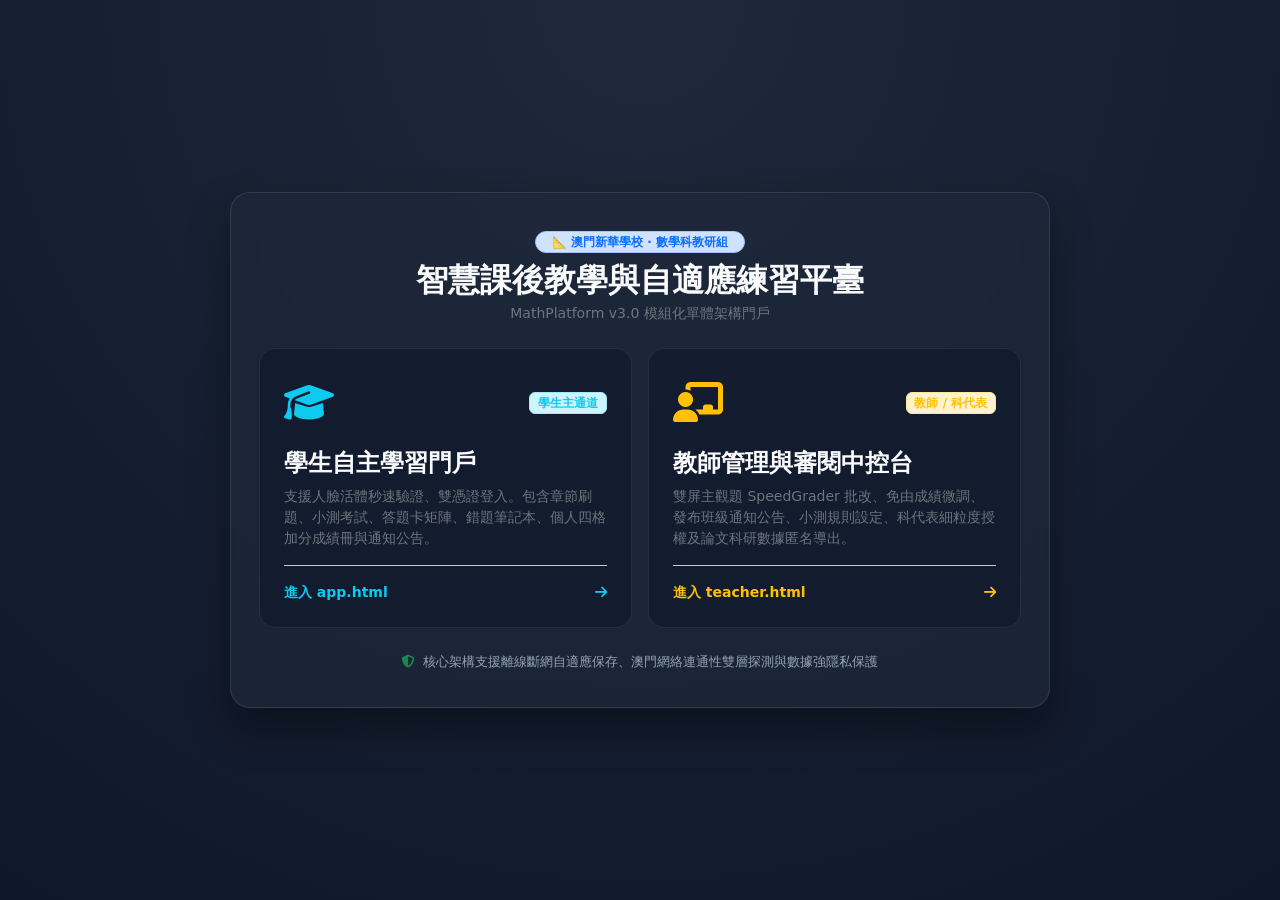
<file: index.html>
<!DOCTYPE html>
<html lang="zh-Hant">
<head>
  <meta charset="UTF-8" />
  <meta name="viewport" content="width=device-width, initial-scale=1.0" />
  <title>智慧高中數學課後教學與評測平臺</title>
  <link href="https://cdn.jsdelivr.net/npm/bootstrap@5.3.2/dist/css/bootstrap.min.css" rel="stylesheet" />
  <link rel="stylesheet" href="https://cdnjs.cloudflare.com/ajax/libs/font-awesome/6.4.0/css/all.min.css" />
  <style>
    :root {
      --bg-dark: #0f172a;
      --card-bg: #1e293b;
      --primary: #38bdf8;
      --accent: #818cf8;
    }
    body {
      background: radial-gradient(circle at top, #1e293b 0%, #0f172a 100%);
      min-height: 100vh;
      color: #f8fafc;
      font-family: system-ui, -apple-system, "Segoe UI", Roboto, sans-serif;
      display: flex;
      flex-direction: column;
      justify-content: center;
      align-items: center;
      padding: 24px 16px;
      margin: 0;
    }
    .portal-box {
      max-width: 820px;
      width: 100%;
      background: rgba(30, 41, 59, 0.7);
      backdrop-filter: blur(12px);
      border: 1px solid rgba(255, 255, 255, 0.1);
      border-radius: 20px;
      padding: 36px 28px;
      box-shadow: 0 20px 40px rgba(0, 0, 0, 0.4);
    }
    .role-card {
      background: rgba(15, 23, 42, 0.6);
      border: 1px solid rgba(255, 255, 255, 0.08);
      border-radius: 16px;
      padding: 24px;
      transition: all 0.2s cubic-bezier(0.4, 0, 0.2, 1);
      cursor: pointer;
      text-decoration: none;
      color: inherit;
      display: flex;
      flex-direction: column;
      justify-content: space-between;
      height: 100%;
    }
    .role-card:hover {
      transform: translateY(-4px);
      border-color: var(--primary);
      box-shadow: 0 12px 24px rgba(56, 189, 248, 0.15);
      color: #fff;
    }
    .badge-session {
      font-size: 12px;
      padding: 4px 10px;
      border-radius: 999px;
      background: rgba(34, 197, 94, 0.15);
      color: #4ade80;
      border: 1px solid rgba(34, 197, 94, 0.3);
    }
    .footer-note {
      font-size: 13px;
      color: #94a3b8;
      text-align: center;
      margin-top: 24px;
    }
  </style>
</head>
<body>

  <div class="portal-box">
    <div class="text-center mb-4">
      <div class="badge bg-primary-subtle text-primary border border-primary-subtle px-3 py-1 mb-2 rounded-pill">
        📐 澳門新華學校 · 數學科教研組
      </div>
      <h2 class="fw-bold mb-1">智慧課後教學與自適應練習平臺</h2>
      <p class="text-secondary small mb-0">MathPlatform v3.0 模組化單體架構門戶</p>
    </div>

    <!-- Active Session Auto-Redirect Bar -->
    <div id="sessionBanner" class="alert alert-dark d-none border-secondary d-flex justify-content-between align-items-center mb-4 py-2 px-3">
      <div class="small">
        <i class="fa-solid fa-circle-check text-success me-2"></i>
        偵測到有效登入會話：<strong id="sessionUserName"></strong>（<span id="sessionUserRole"></span>）
      </div>
      <a id="btnQuickResume" href="#" class="btn btn-sm btn-primary fw-bold px-3">立即進入工作台 →</a>
    </div>

    <!-- Role Portals Grid -->
    <div class="row g-3">
      <!-- 1. Student Portal -->
      <div class="col-md-6">
        <a href="app.html" class="role-card">
          <div>
            <div class="d-flex justify-content-between align-items-center mb-3">
              <span class="fs-1 text-info"><i class="fa-solid fa-graduation-cap"></i></span>
              <span class="badge bg-info-subtle text-info border border-info-subtle">學生主通道</span>
            </div>
            <h4 class="fw-bold mb-2">學生自主學習門戶</h4>
            <p class="text-secondary small mb-3">
              支援人臉活體秒速驗證、雙憑證登入。包含章節刷題、小測考試、答題卡矩陣、錯題筆記本、個人四格加分成績冊與通知公告。
            </p>
          </div>
          <div class="pt-3 border-top border-secondary-subtle d-flex justify-content-between align-items-center small text-info fw-semibold">
            <span>進入 app.html</span>
            <i class="fa-solid fa-arrow-right"></i>
          </div>
        </a>
      </div>

      <!-- 2. Teacher & Class Rep Portal -->
      <div class="col-md-6">
        <a href="teacher.html" class="role-card">
          <div>
            <div class="d-flex justify-content-between align-items-center mb-3">
              <span class="fs-1 text-warning"><i class="fa-solid fa-chalkboard-user"></i></span>
              <span class="badge bg-warning-subtle text-warning border border-warning-subtle">教師 / 科代表</span>
            </div>
            <h4 class="fw-bold mb-2">教師管理與審閱中控台</h4>
            <p class="text-secondary small mb-3">
              雙屏主觀題 SpeedGrader 批改、免由成績微調、發布班級通知公告、小測規則設定、科代表細粒度授權及論文科研數據匿名導出。
            </p>
          </div>
          <div class="pt-3 border-top border-secondary-subtle d-flex justify-content-between align-items-center small text-warning fw-semibold">
            <span>進入 teacher.html</span>
            <i class="fa-solid fa-arrow-right"></i>
          </div>
        </a>
      </div>
    </div>

    <div class="footer-note">
      <i class="fa-solid fa-shield-halved text-success me-1"></i>
      核心架構支援離線斷網自適應保存、澳門網絡連通性雙層探測與數據強隱私保護
    </div>
  </div>

  <script>
    (function () {
      try {
        // Check for active student session
        const rawStudentSess = localStorage.getItem('MP_V2_SESSION');
        if (rawStudentSess) {
          const sess = JSON.parse(rawStudentSess);
          if (sess && sess.token && sess.studentID) {
            const banner = document.getElementById('sessionBanner');
            const nameEl = document.getElementById('sessionUserName');
            const roleEl = document.getElementById('sessionUserRole');
            const resumeBtn = document.getElementById('btnQuickResume');
            nameEl.textContent = `${sess.classID} 班 ${sess.studentID} 號`;
            roleEl.textContent = '學生會話';
            resumeBtn.href = 'app.html';
            banner.classList.remove('d-none');
            return;
          }
        }

        // Check for active teacher session
        const rawTeacherSess = localStorage.getItem('MP_V2_TEACHER_SESSION');
        if (rawTeacherSess) {
          const sess = JSON.parse(rawTeacherSess);
          if (sess && sess.token) {
            const banner = document.getElementById('sessionBanner');
            const nameEl = document.getElementById('sessionUserName');
            const roleEl = document.getElementById('sessionUserRole');
            const resumeBtn = document.getElementById('btnQuickResume');
            nameEl.textContent = sess.username || (sess.role === 'class_rep' ? '科代表' : '教師管理員');
            roleEl.textContent = sess.role === 'class_rep' ? '科代表' : '教師';
            resumeBtn.href = 'teacher.html';
            banner.classList.remove('d-none');
          }
        }
      } catch (e) {
        console.warn('Session detection failed:', e);
      }
    })();
  </script>
</body>
</html>
</file>
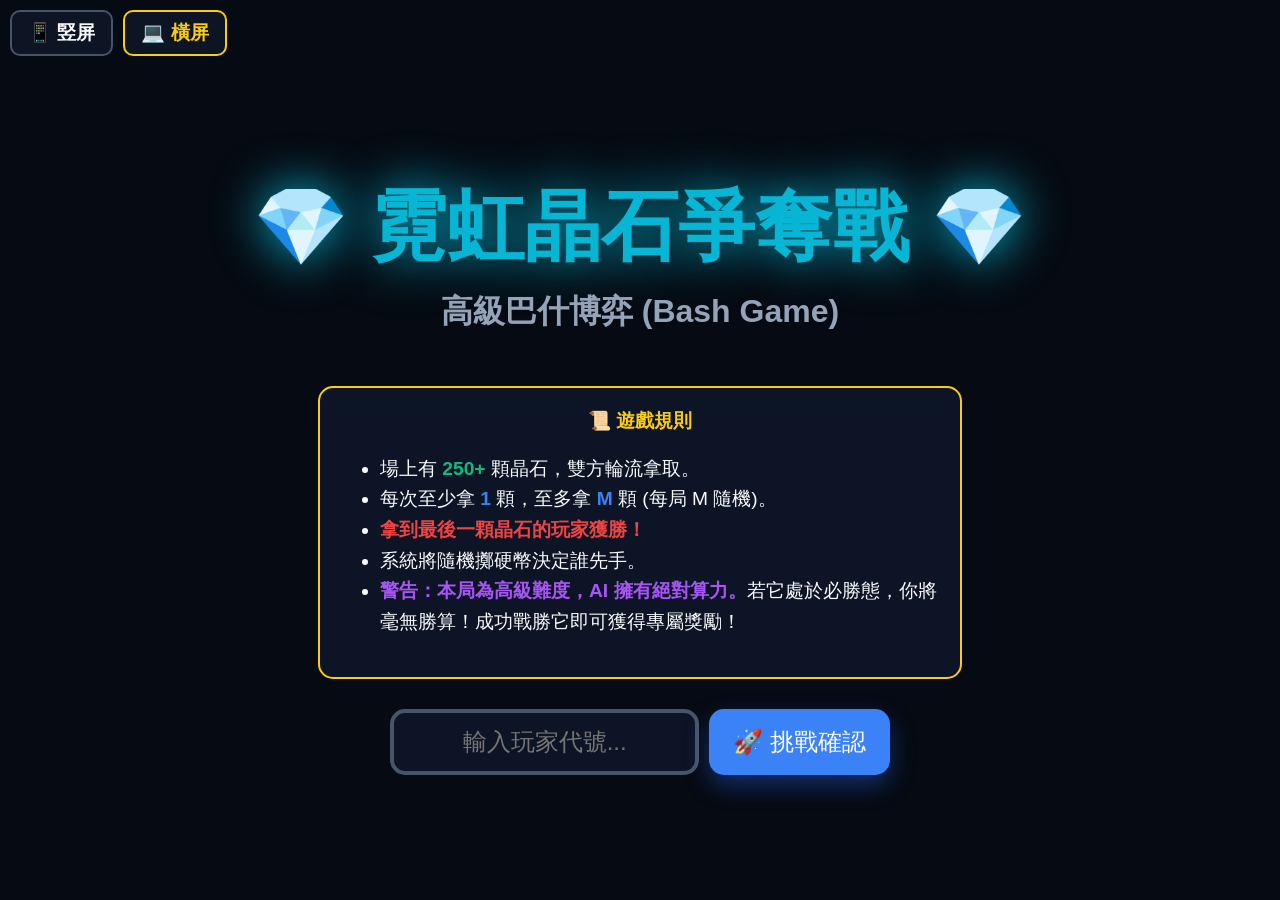
<file: games/2.HTML>
<!DOCTYPE html>
<html lang="zh-TW">
<head>
    <meta charset="UTF-8">
    <meta name="viewport" content="width=device-width, initial-scale=1.0, maximum-scale=1.0, user-scalable=no">
    <meta name="apple-mobile-web-app-capable" content="yes">
    <meta name="apple-mobile-web-app-status-bar-style" content="black-translucent">
    <meta name="apple-mobile-web-app-title" content="巴什博弈">
    
    <title>高級巴什博弈挑戰</title>

    <style>
        :root {
            --primary: #3B82F6; --success: #10B981; --danger: #EF4444;
            --dark: #030712; --light: #F8FAFC; --accent: #FACC15;
            --glowing-cyan: #06B6D4; --ai-color: #A855F7;
        }

        html { font-size: 16px; transition: background-color 0.3s ease-out; }
        html, body { margin: 0; padding: 0; width: 100%; height: 100%; overflow: hidden; }
        body { font-family: 'Segoe UI', sans-serif; background-color: var(--dark); color: var(--light); user-select: none; touch-action: none; }

        .game-wrapper { display: flex; width: 100%; height: 100%; overflow: hidden; }

        .geometry-pane { position: relative; flex: 2; height: 100%; border-right: 4px solid #334155; overflow: hidden; display: flex; flex-direction: column; box-sizing: border-box; cursor: crosshair;}
        .viz-layer { flex: 1; min-height: 0; width: 100%; position: relative; }

        #main-canvas, #particle-canvas, #ripple-canvas { position: absolute; top: 0; left: 0; width: 100%; height: 100%; z-index: 1; }
        #particle-canvas { z-index: 2; pointer-events: none; }
        #ripple-canvas { z-index: 3; pointer-events: none; }

        .q-floating-header { 
            position: absolute; top: 30px; left: 50%; transform: translateX(-50%);
            width: 95%; z-index: 10; display: flex; flex-direction: column; 
            align-items: center; pointer-events: none; 
        }
        
        .question-stem { 
            font-size: clamp(1.2rem, 2.5vw, 1.8rem); font-weight: bold; 
            background: rgba(15, 23, 42, 0.9); padding: 10px 30px; 
            border-radius: 12px; border: 2px solid #475569; 
            box-shadow: 0 4px 15px rgba(0,0,0,0.4); color: var(--accent); text-align: center;
        }
        
        .instruction-text { 
            font-size: clamp(1rem, 2vw, 1.3rem); color: var(--light); margin-top: 5px; 
            font-weight: bold; padding: 6px 20px; background: rgba(0,0,0,0.75); 
            border-radius: 8px; text-align: center;
        }

        .info-pane { flex: 1; height: 100%; background: radial-gradient(circle at top right, #1f2937 0%, #030712 100%); display: flex; flex-direction: column; padding: 3%; box-sizing: border-box; justify-content: flex-start; align-items: stretch; border-left: 2px solid #1f2937; z-index: 10; overflow-y: auto; }

        .info-card { background: rgba(255,255,255,0.03); border: 3px solid #334155; border-radius: 20px; padding: 20px; text-align: center; box-shadow: 0 10px 30px rgba(0,0,0,0.4); margin-bottom: 20px;}
        .player-info { font-size: clamp(1.2rem, 1.8vw, 1.8rem); color: var(--glowing-cyan); margin-bottom: 10px; font-weight: bold; }
        .rem-label { font-size: 1.2rem; color: #64748B; }
        
        .rem-box { font-size: clamp(3rem, 5vw, 5rem); color: var(--success); font-weight: bold; font-family: monospace; text-shadow: 0 0 20px rgba(16,185,129,0.5); margin: 10px 0;}
        .rem-box.ai-turn { color: var(--ai-color); text-shadow: 0 0 20px rgba(168,85,247,0.5); }

        .formula-zone { display: flex; flex-direction: column; align-items: center; justify-content: center; flex: 1; background: rgba(0,0,0,0.2); border-radius: 20px; border: 4px solid var(--primary); padding: 5%; box-shadow: 0 0 40px rgba(59, 130, 246, 0.2); transition: filter 0.3s; box-sizing: border-box; }
        .formula-zone.locked { filter: grayscale(100%) opacity(0.3); pointer-events: none;}
        .formula-title { font-size: clamp(1.3rem, 2.5vw, 2rem); color: #94A3B8; margin-top: 0; margin-bottom: 20px; letter-spacing: 2px;}

        .action-grid {
            display: grid;
            grid-template-columns: repeat(auto-fit, minmax(80px, 1fr));
            gap: 15px;
            width: 100%;
        }

        .take-btn {
            background: rgba(15, 23, 42, 0.8); border: 3px solid #475569; color: var(--light);
            padding: 15px 10px; border-radius: 12px; font-size: clamp(1.2rem, 2vw, 1.8rem);
            font-weight: bold; cursor: pointer; transition: all 0.2s;
            box-shadow: 0 4px 15px rgba(0,0,0,0.3);
        }
        .take-btn:hover { border-color: var(--primary); background: rgba(59, 130, 246, 0.2); transform: scale(1.05); }
        .take-btn:active { transform: scale(0.95); }

        @keyframes bgShake { 0% { transform: translate(0,0); } 20% { transform: translate(-15px, 10px) rotate(-1deg); } 40% { transform: translate(15px, -10px) rotate(1deg); } 60% { transform: translate(-15px, -10px) rotate(-1deg); } 80% { transform: translate(15px, 10px) rotate(1deg); } 100% { transform: translate(0,0); } }
        @keyframes pulseRank { from { transform: scale(1); } to { transform: scale(1.03); } }
        .main-error { animation: bgShake 0.35s ease-in-out both; border-right: 15px solid var(--danger) !important; box-shadow: inset 0 0 250px rgba(239,68,68,0.7) !important; }
        .main-success { border-right: 15px solid var(--success); box-shadow: inset 0 0 150px rgba(16,185,129,0.3); transition: all 0.3s; }

        .overlay { position: fixed; top: 0; left: 0; right: 0; bottom: 0; background: rgba(7, 11, 20, 0.95); display: flex; flex-direction: column; justify-content: center; align-items: center; z-index: 100; backdrop-filter: blur(10px); }
        .hidden { display: none !important; }

        /* 輸入框修改，移除 margin-top，讓 Flexbox 接管排版 */
        .player-input { font-size: clamp(1rem, 2vw, 1.5rem); padding: 15px 20px; border-radius: 15px; border: 4px solid #475569; background: rgba(15,23,42,0.8); color: var(--light); text-align: center; outline: none; }
        .player-input:focus { border-color: var(--primary); box-shadow: 0 0 20px rgba(59, 130, 246, 0.5); }
        .mega-btn { font-size: clamp(1.2rem, 2.5vw, 1.5rem); padding: 12px 24px; background: var(--primary); color: white; border: none; border-radius: 15px; cursor: pointer; box-shadow: 0 10px 25px rgba(37, 99, 235, 0.4); transition: all 0.2s; white-space: nowrap; outline: none; }
        .mega-btn:hover, .mega-btn:active { transform: scale(1.05) translateY(-2px); background: #1D4ED8; }

        .ritual-text { position: absolute; font-size: clamp(3rem, 6vw, 6rem); font-weight: bold; font-style: italic; opacity: 0; z-index: 50; text-shadow: 0 0 30px rgba(0,0,0,0.9); pointer-events: none; }
        @keyframes flyUp { 0% { opacity: 1; transform: translateY(40px) scale(0.5); } 20% { opacity: 1; transform: translateY(0) scale(1.2); } 80% { opacity: 1; transform: translateY(-100px) scale(1); } 100% { opacity: 0; transform: translateY(-150px) scale(0.8); } }

        .fullscreen-btn { position: fixed; top: 10px; right: 10px; background: rgba(15, 23, 42, 0.8); border: 2px solid #475569; color: var(--light); padding: 8px 16px; border-radius: 10px; cursor: pointer; font-size: clamp(0.9rem, 1.5vw, 1.2rem); font-weight: bold; z-index: 1000; transition: all 0.2s; }
        .fullscreen-btn:hover { border-color: var(--accent); color: var(--accent); transform: scale(1.05); }

        .controls-top-left { position: fixed; top: 10px; left: 10px; z-index: 1000; display: flex; gap: 10px; }
        .layout-btn { background: rgba(15, 23, 42, 0.8); border: 2px solid #475569; color: var(--light); padding: 8px 16px; border-radius: 10px; cursor: pointer; font-size: clamp(0.9rem, 1.5vw, 1.2rem); font-weight: bold; transition: all 0.2s; }
        .layout-btn.active-layout { border-color: var(--accent); color: var(--accent); }

        @media (max-width: 1024px), (max-height: 650px) {
            .controls-top-left { top: 8px; left: 8px; gap: 6px; }
            .layout-btn, .fullscreen-btn { padding: 5px 10px; font-size: 0.85rem; border-radius: 8px; }
            .fullscreen-btn { top: 8px; right: 8px; }
            .q-floating-header { top: 44px; }
            .info-pane { padding: 44px 12px 10px; }
            .info-card { padding: 8px 10px; margin-bottom: 8px; border-radius: 14px; border-width: 2px; }
            .player-info { font-size: clamp(0.95rem, 1.6vw, 1.25rem); margin-bottom: 4px; }
            .rem-label { font-size: 0.85rem; }
            .rem-box { font-size: clamp(1.8rem, 3.6vw, 2.8rem); margin: 2px 0; }
            .formula-zone { padding: 8px 10px; border-radius: 14px; border-width: 3px; }
            .formula-title { font-size: clamp(1rem, 1.8vw, 1.35rem); margin-bottom: 6px; }
            .action-grid { grid-template-columns: repeat(3, minmax(0, 1fr)); gap: 8px; }
            .take-btn { padding: 8px 4px; font-size: clamp(0.95rem, 1.6vw, 1.2rem); min-height: 40px; border-width: 2px; }
        }

        .game-wrapper.portrait { flex-direction: column; }
        .game-wrapper.portrait .geometry-pane { flex: 1.4; border-right: none; border-bottom: 4px solid #334155; width: 100%; position: relative; }
        .game-wrapper.portrait .info-pane { flex: 1; border-left: none; width: 100%; padding: 10px 14px; overflow-y: auto; }
        .game-wrapper.portrait .q-floating-header { top: 44px; }
        .game-wrapper.portrait .question-stem { padding: 5px 18px; font-size: clamp(1rem, 2.2vw, 1.35rem); }
        .game-wrapper.portrait .instruction-text { padding: 4px 14px; font-size: clamp(0.85rem, 1.8vw, 1.05rem); margin-top: 4px; }
        .game-wrapper.portrait #stats-card {
            display: flex; flex-direction: row; align-items: center; justify-content: space-between;
            gap: 10px; padding: 6px 14px; margin: 0; border-radius: 0; border: none;
            border-top: 1px solid #334155; background: rgba(15, 23, 42, 0.92); box-shadow: none; flex-shrink: 0;
        }
        .game-wrapper.portrait #stats-card .player-info { margin: 0; font-size: clamp(0.95rem, 2vw, 1.2rem); text-align: left; }
        .game-wrapper.portrait #stats-card .rem-label { font-size: 0.85rem; margin-left: auto; }
        .game-wrapper.portrait #stats-card .rem-box { font-size: clamp(1.3rem, 3vw, 1.8rem); margin: 0; }
        .game-wrapper.portrait .formula-zone { padding: 8px 12px; }
        .game-wrapper.portrait .formula-title { margin-bottom: 6px; font-size: 1.05rem; }
        .game-wrapper.portrait .action-grid { grid-template-columns: repeat(auto-fit, minmax(72px, 1fr)); gap: 8px; }
        .game-wrapper.portrait .take-btn { padding: 8px 6px; font-size: clamp(0.95rem, 1.8vw, 1.2rem); }
    </style>
</head>
<body>

<div class="controls-top-left">
    <button id="btn-return" class="layout-btn hidden" style="background: rgba(239, 68, 68, 0.8); border-color: #B91C1C;" onclick="returnToMenu()">🏠 返回</button>
    <button id="btn-portrait" class="layout-btn" onclick="setLayout('portrait')">📱 竪屏</button>
    <button id="btn-landscape" class="layout-btn" onclick="setLayout('landscape')">💻 橫屏</button>
</div>

<div id="start-screen" class="overlay">
    <h1 style="font-size: clamp(2.5rem, 6vw, 5rem); margin-bottom: 0; text-shadow: 0 0 50px var(--glowing-cyan); color: var(--glowing-cyan); text-align: center;">💎 霓虹晶石爭奪戰 💎</h1>
    <p style="font-size: clamp(1.2rem, 2.5vw, 2rem); color: #94A3B8; margin-top: 10px; font-weight: bold; text-align: center;">高級巴什博弈 (Bash Game)</p>

    <div style="background: rgba(15, 23, 42, 0.8); border: 2px solid var(--accent); border-radius: 15px; padding: 20px; margin-top: 20px; max-width: 600px; width: 85%; text-align: left; color: var(--light);">
        <h3 style="color: var(--accent); margin-top: 0; text-align: center;">📜 遊戲規則</h3>
        <ul style="font-size: clamp(1rem, 2vw, 1.2rem); line-height: 1.6;">
            <li>場上有 <strong style="color: var(--success);">250+</strong> 顆晶石，雙方輪流拿取。</li>
            <li>每次至少拿 <strong style="color: var(--primary);">1</strong> 顆，至多拿 <strong style="color: var(--primary);">M</strong> 顆 (每局 M 隨機)。</li>
            <li><strong style="color: var(--danger);">拿到最後一顆晶石的玩家獲勝！</strong></li>
            <li>系統將隨機擲硬幣決定誰先手。</li>
            <li><strong style="color: #A855F7;">警告：本局為高級難度，AI 擁有絕對算力。</strong>若它處於必勝態，你將毫無勝算！成功戰勝它即可獲得專屬獎勵！</li>
        </ul>
    </div>

    <!-- 全新並排輸入區塊，加入 z-index 確保不被遮擋 -->
    <div style="display: flex; flex-direction: row; justify-content: center; align-items: stretch; gap: 10px; margin-top: 30px; width: 85%; max-width: 500px; position: relative; z-index: 20;">
        <input type="text" id="player-name" class="player-input" placeholder="輸入玩家代號..." autocomplete="off" maxlength="12" style="flex: 1; width: 0; min-width: 100px;">
        <button class="mega-btn" ontouchstart="forceUnlockAudio()" onmousedown="forceUnlockAudio()" onclick="startGame()" style="margin: 0;">🚀 挑戰確認</button>
    </div>
</div>

<div class="game-wrapper hidden" id="main-wrapper">
    <div class="geometry-pane" id="geometry-pane">
        <div class="q-floating-header">
            <div class="question-stem" id="question-text">晶石總數: 載入中...</div>
            <div class="instruction-text" id="instruction">每次最多拿 ? 個</div>
        </div>
        <div class="viz-layer" id="viz-layer">
            <canvas id="main-canvas"></canvas>
            <canvas id="particle-canvas"></canvas>
            <canvas id="ripple-canvas"></canvas>
        </div>
    </div>

    <div class="info-pane" id="right-pane">
        <div class="info-card" id="stats-card">
            <div class="player-info" id="turn-display">輪到誰？</div>
            <div class="rem-label">剩餘晶石</div>
            <div class="rem-box" id="rem-display">0</div>
        </div>

        <div class="formula-zone" id="formula-zone">
            <h3 class="formula-title">你要拿幾個？</h3>
            <div class="action-grid" id="action-grid">
                <!-- 按鈕會由 JS 動態生成 -->
            </div>
        </div>
    </div>
</div>

<button id="fullscreen-toggle" class="fullscreen-btn hidden" onclick="toggleFullScreen()">退出全屏 ⛶</button>

<script>
    // ==========================================
    // 音效與視覺特效引擎 (繼承自原版)
    // ==========================================
    const SoundManager = {
        ctx: null, _sfxGain: null, _bgmGain: null, _bgmTimer: null, _bgmBeat: 0,
        init() {
            if (!this.ctx) {
                const AC = window.AudioContext || window.webkitAudioContext || window.mozAudioContext;
                try { if (AC) this.ctx = new AC(); } catch (e) { this.ctx = null; }
            }
            if (!this.ctx) return;
            if (this.ctx.state === 'suspended') this.ctx.resume().catch(function () {});
            if (!this._sfxGain) { this._sfxGain = this.ctx.createGain(); this._sfxGain.gain.value = 0.8; this._sfxGain.connect(this.ctx.destination); }
            if (!this._bgmGain) { this._bgmGain = this.ctx.createGain(); this._bgmGain.gain.value = 0.15; this._bgmGain.connect(this.ctx.destination); }
        },
        _panFromClientX(clientX) { return 0; },
        _connectToSFX(fromNode, pan) {
            if (!this.ctx || !this._sfxGain) return;
            fromNode.connect(this._sfxGain);
        },
        startBGM() {
            this.init(); if (!this.ctx || this._bgmTimer != null) return;
            const self = this; const ac = this.ctx; const chords = [[130.81, 164.81, 196.0], [116.54, 146.83, 174.61], [98.0, 123.47, 146.83], [110.0, 138.59, 164.81]];
            this._bgmBeat = 0;
            this._bgmTimer = setInterval(function () {
                if (gameState === 'GAMEOVER') { self.stopBGM(); return; }
                const t = ac.currentTime; const beat = self._bgmBeat++; const chord = chords[Math.floor(beat / 8) % chords.length];
                if (beat % 2 === 0) {
                    const o = ac.createOscillator(); const g = ac.createGain(); const filt = ac.createBiquadFilter();
                    filt.type = 'lowpass'; filt.frequency.setValueAtTime(300, t); o.type = 'triangle'; o.frequency.setValueAtTime(chord[0] * 0.5, t);
                    o.connect(filt); filt.connect(g); g.connect(self._bgmGain); g.gain.setValueAtTime(0.1, t); g.gain.exponentialRampToValueAtTime(0.001, t + 0.22);
                    o.start(t); o.stop(t + 0.23);
                }
            }, 350);
        },
        stopBGM() { if (this._bgmTimer != null) { clearInterval(this._bgmTimer); this._bgmTimer = null; } },
        play(type) {
            this.init(); if (!this.ctx) return;
            const ac = this.ctx; const t = ac.currentTime;
            function layerChord(freqs, types, vol, dur) {
                const t0 = ac.currentTime;
                freqs.forEach(function (f, i) {
                    const o = ac.createOscillator(); const g = ac.createGain(); o.type = types[i] || 'sine'; o.frequency.setValueAtTime(f, t0);
                    o.connect(g); g.connect(SoundManager._sfxGain);
                    g.gain.setValueAtTime(0, t0); g.gain.linearRampToValueAtTime(vol * (0.35 + i * 0.15), t0 + 0.03); g.gain.exponentialRampToValueAtTime(0.001, t0 + dur);
                    o.start(t0); o.stop(t0 + dur + 0.05);
                });
            }
            switch (type) {
                case 'start': layerChord([261.63, 329.63, 392.0, 523.25], ['sine', 'triangle', 'sine', 'triangle'], 0.1, 0.55); break;
                case 'take': layerChord([523.25, 659.25], ['triangle', 'sine'], 0.1, 0.2); break;
                case 'ai_take': layerChord([392, 311.13], ['square', 'sine'], 0.08, 0.3); break;
                case 'success': layerChord([392, 493.88, 587.33, 698.46, 783.99], ['sine', 'triangle', 'sine', 'triangle', 'sine'], 0.12, 0.8); break;
                case 'gameover': { const o = ac.createOscillator(); const g = ac.createGain(); o.type = 'sawtooth'; o.frequency.setValueAtTime(200, t); o.frequency.exponentialRampToValueAtTime(40, t + 1.0); g.gain.setValueAtTime(0.15, t); g.gain.linearRampToValueAtTime(0, t + 1.1); o.connect(g); this._connectToSFX(g, 0); o.start(t); o.stop(t + 1.1); break; }
            }
        }
    };

    let particles = []; let ripples = [];
    function createExplosion(x, y, color) { for (let i = 0; i < 25; i++) { particles.push({ x: x, y: y, vx: (Math.random() - 0.5) * 20, vy: (Math.random() - 0.5) * 20 - 5, radius: Math.random() * 6 + 2, color: color, alpha: 1, decay: Math.random() * 0.03 + 0.02 }); } }
    function animateParticles() { pCtx.clearRect(0, 0, pCanvas.width, pCanvas.height); for (let i = particles.length - 1; i >= 0; i--) { let p = particles[i]; p.x += p.vx; p.y += p.vy; p.vy += 0.8; p.alpha -= p.decay; if (p.alpha <= 0) { particles.splice(i, 1); continue; } pCtx.globalAlpha = p.alpha; pCtx.fillStyle = p.color; pCtx.beginPath(); pCtx.arc(p.x, p.y, p.radius, 0, Math.PI * 2); pCtx.fill(); } pCtx.globalAlpha = 1; requestAnimationFrame(animateParticles); }
    function createRipple(x, y) { ripples.push({ x: x, y: y, radius: 0, alpha: 0.6 }); }
    function animateRipples() { rCtx.clearRect(0, 0, rCanvas.width, rCanvas.height); for (let i = ripples.length - 1; i >= 0; i--) { let r = ripples[i]; r.radius += 6; r.alpha -= 0.04; if (r.alpha <= 0) { ripples.splice(i, 1); continue; } rCtx.globalAlpha = r.alpha; rCtx.strokeStyle = "#06B6D4"; rCtx.lineWidth = 3; rCtx.beginPath(); rCtx.arc(r.x, r.y, r.radius, 0, Math.PI * 2); rCtx.stroke(); } rCtx.globalAlpha = 1; requestAnimationFrame(animateRipples); }

    // ==========================================
    // 遊戲核心邏輯 (Bash Game)
    // ==========================================
    let gameState = "MENU", currentPlayer = "挑戰者";
    let totalItems = 0, maxTake = 0, remainingItems = 0;
    let currentTurn = ""; 
    let gems = []; 
    let ctx, canvas, pCtx, pCanvas, rCtx, rCanvas;

    function initSystem() {
        canvas = document.getElementById('main-canvas'); ctx = canvas.getContext('2d'); 
        pCanvas = document.getElementById('particle-canvas'); pCtx = pCanvas.getContext('2d'); 
        rCanvas = document.getElementById('ripple-canvas'); rCtx = rCanvas.getContext('2d');
        window.addEventListener('resize', () => { adaptCanvas(); checkDeviceLayout(); }); 
        checkDeviceLayout(); adaptCanvas();
        requestAnimationFrame(animateParticles); requestAnimationFrame(animateRipples);
        document.getElementById('player-name').addEventListener('keypress', function (e) { if (e.key === 'Enter') startGame(); });
    }

    function checkDeviceLayout() { 
        const isPortrait = window.innerHeight > window.innerWidth; 
        setLayout(isPortrait ? 'portrait' : 'landscape'); 
    }

    function setLayout(mode) {
        const wrapper = document.getElementById('main-wrapper');
        const btnP = document.getElementById('btn-portrait');
        const btnL = document.getElementById('btn-landscape');
        const statsCard = document.getElementById('stats-card');
        const rightPane = document.getElementById('right-pane');
        const geoPane = document.getElementById('geometry-pane');

        if(mode === 'portrait') {
            wrapper.classList.add('portrait');
            btnP.classList.add('active-layout'); btnL.classList.remove('active-layout');
            if(statsCard && geoPane) geoPane.appendChild(statsCard);
        } else {
            wrapper.classList.remove('portrait');
            btnL.classList.add('active-layout'); btnP.classList.remove('active-layout');
            if(statsCard && rightPane) rightPane.insertBefore(statsCard, rightPane.firstChild);
        }
        setTimeout(adaptCanvas, 50);
    }

    function enterFullScreen() { try { const elem = document.documentElement; if (elem.requestFullscreen) { let p = elem.requestFullscreen(); if(p) p.catch(()=>{}); } } catch (e) {} }
    function exitFullScreen() { try { if (document.exitFullscreen) document.exitFullscreen(); } catch (e) {} }
    function toggleFullScreen() { if (!document.fullscreenElement) enterFullScreen(); else exitFullScreen(); }
    document.addEventListener('fullscreenchange', () => {
        const btn = document.getElementById('fullscreen-toggle'); if(!btn) return;
        btn.innerText = !document.fullscreenElement ? "進入全屏 ⛶" : "退出全屏 ⛶";
    });

    window.forceUnlockAudio = function() {
        SoundManager.init(); if (!SoundManager.ctx) return;
        if (SoundManager.ctx.state === 'suspended') SoundManager.ctx.resume().catch(()=>{});
        const buffer = SoundManager.ctx.createBuffer(1, 1, 22050); const source = SoundManager.ctx.createBufferSource(); source.buffer = buffer; source.connect(SoundManager.ctx.destination); source.start(0);
    };

    let roundId = 0, aiTimerId = null, endTimerId = null, errorFlashTimerId = null;
    function clearAllTimers() {
        if (aiTimerId !== null) { clearTimeout(aiTimerId); aiTimerId = null; }
        if (endTimerId !== null) { clearTimeout(endTimerId); endTimerId = null; }
        if (errorFlashTimerId !== null) { clearTimeout(errorFlashTimerId); errorFlashTimerId = null; }
    }

    function adaptCanvas() {
        const viz = document.getElementById('viz-layer') || document.getElementById('geometry-pane');
        if(!viz) return;
        let cw = viz.clientWidth; let ch = viz.clientHeight; if (cw === 0 || ch === 0) return;
        canvas.width = cw; canvas.height = ch; pCanvas.width = cw; pCanvas.height = ch; rCanvas.width = cw; rCanvas.height = ch;
        if(gameState === "PLAYING") {
            calculateGemsLayout();
            drawGems();
        }
    }

    function showFloatingText(text, color) { 
        const el = document.createElement('div'); el.className = 'ritual-text'; el.innerText = text; el.style.color = color; 
        el.style.left = '50%'; el.style.top = '40%'; el.style.transform = 'translate(-50%, -50%)'; el.style.animation = 'flyUp 1s ease-out forwards'; 
        document.getElementById('geometry-pane').appendChild(el); setTimeout(() => el.remove(), 1000); 
    }

    function startGame() {
        roundId++;
        clearAllTimers();
        const myRound = roundId;
        const gp = document.getElementById("geometry-pane"); if (gp) gp.classList.remove("main-error");

        try { SoundManager.init(); SoundManager.play('start'); SoundManager.startBGM(); } catch (e) {}
        enterFullScreen(); document.getElementById('fullscreen-toggle').classList.remove('hidden'); document.getElementById('btn-return').classList.remove('hidden'); 
        
        const nameInput = document.getElementById('player-name').value.trim(); 
        currentPlayer = nameInput !== "" ? nameInput : "挑戰者";

        document.getElementById("start-screen").classList.add("hidden"); 
        document.getElementById("main-wrapper").classList.remove("hidden");
        const goScreen = document.getElementById("game-over-screen"); if(goScreen) goScreen.remove();
        
        gameState = "PLAYING";
        _roundStartTs = Date.now();
        
        totalItems = Math.floor(Math.random() * 51) + 250; 
        maxTake = Math.floor(Math.random() * 5) + 5;       
        remainingItems = totalItems;
        currentTurn = Math.random() > 0.5 ? "player" : "ai";

        document.getElementById("question-text").innerText = `晶石總數: ${totalItems}`;
        document.getElementById("instruction").innerText = `每次最少 1 個，最多拿 ${maxTake} 個`;
        
        buildActionButtons();
        adaptCanvas();
        calculateGemsLayout();
        updateUI();
        
        if (currentTurn === "ai") {
            aiTimerId = setTimeout(() => {
                aiTimerId = null;
                if (myRound !== roundId || gameState !== "PLAYING") return;
                aiLogic();
            }, 1500);
        }
    }

    function buildActionButtons() {
        const grid = document.getElementById("action-grid");
        grid.innerHTML = "";
        for(let i = 1; i <= maxTake; i++) {
            const btn = document.createElement("button");
            btn.className = "take-btn";
            btn.innerText = `拿 ${i}`;
            btn.onclick = () => playerTake(i);
            grid.appendChild(btn);
        }
    }

    function updateUI() {
        const remDisplay = document.getElementById("rem-display");
        remDisplay.innerText = remainingItems;
        
        const turnDisplay = document.getElementById("turn-display");
        const fZone = document.getElementById("formula-zone");

        if (currentTurn === "player") {
            turnDisplay.innerText = `🟢 輪到你了，${currentPlayer}！`;
            turnDisplay.style.color = "var(--success)";
            remDisplay.className = "rem-box";
            fZone.classList.remove("locked");
        } else {
            turnDisplay.innerText = `🟣 AI 思考中...`;
            turnDisplay.style.color = "var(--ai-color)";
            remDisplay.className = "rem-box ai-turn";
            fZone.classList.add("locked");
        }
        
        const btns = document.querySelectorAll(".take-btn");
        btns.forEach((btn, idx) => {
            let takeCount = idx + 1;
            btn.disabled = (takeCount > remainingItems);
            if(takeCount > remainingItems) btn.style.opacity = 0.3;
            else btn.style.opacity = 1;
        });

        drawGems();
    }

    function calculateGemsLayout() {
        if(canvas.width === 0 || canvas.height === 0) return;
        gems = [];
        const paddingX = canvas.width * 0.1;
        const paddingY = Math.min(canvas.height * 0.45, canvas.height * 0.15 + 80); 
        const drawW = Math.max(40, canvas.width - paddingX * 2);
        const drawH = Math.max(60, canvas.height - paddingY - (canvas.height * 0.1));
        
        const ratio = drawW / drawH;
        let cols = Math.ceil(Math.sqrt(totalItems * ratio));
        let rows = Math.ceil(totalItems / cols);
        
        const spacingX = drawW / cols;
        const spacingY = drawH / rows;
        const activeStart = Math.max(0, totalItems - remainingItems);

        for (let i = 0; i < totalItems; i++) {
            let c = i % cols;
            let r = Math.floor(i / cols);
            let offsetX = (Math.random() - 0.5) * spacingX * 0.6;
            let offsetY = (Math.random() - 0.5) * spacingY * 0.6;
            gems.push({
                id: i,
                x: paddingX + c * spacingX + spacingX/2 + offsetX,
                y: paddingY + r * spacingY + spacingY/2 + offsetY,
                active: i >= activeStart,
                color: `hsl(${Math.random() * 40 + 180}, 100%, 65%)` 
            });
        }
    }

    function drawGems() {
        ctx.clearRect(0, 0, canvas.width, canvas.height);
        
        let activeGems = gems.filter(g => g.active);
        
        activeGems.forEach(gem => {
            ctx.beginPath();
            ctx.arc(gem.x, gem.y, Math.min(8, canvas.width * 0.01), 0, Math.PI * 2);
            ctx.fillStyle = gem.color;
            ctx.shadowColor = gem.color;
            ctx.shadowBlur = 10;
            ctx.fill();
            ctx.shadowBlur = 0;
            
            ctx.beginPath();
            ctx.arc(gem.x - 2, gem.y - 2, 2, 0, Math.PI * 2);
            ctx.fillStyle = "rgba(255,255,255,0.7)";
            ctx.fill();
        });
    }

    function executeTake(count, isPlayer) {
        if (gameState !== "PLAYING") return;
        const myRound = roundId;
        if(count > remainingItems) count = remainingItems;
        remainingItems -= count;
        
        let activeGems = gems.filter(g => g.active);
        let removed = 0;
        for(let i = activeGems.length - 1; i >= 0 && removed < count; i--) {
            activeGems[i].active = false;
            createExplosion(activeGems[i].x, activeGems[i].y, isPlayer ? '#10B981' : '#A855F7');
            removed++;
        }

        if(isPlayer) {
            try{ SoundManager.play('take'); }catch(e){}
            showFloatingText(`-${count}`, '#10B981');
        } else {
            try{ SoundManager.play('ai_take'); }catch(e){}
            showFloatingText(`AI 拿走 ${count} 個`, '#A855F7');
            const geometryPane = document.getElementById("geometry-pane"); 
            geometryPane.classList.add("main-error"); 
            if (errorFlashTimerId !== null) clearTimeout(errorFlashTimerId);
            errorFlashTimerId = setTimeout(() => {
                errorFlashTimerId = null;
                geometryPane.classList.remove("main-error");
            }, 300);
        }

        if (remainingItems <= 0) {
            updateUI();
            endTimerId = setTimeout(() => {
                endTimerId = null;
                if (myRound !== roundId || gameState !== "PLAYING") return;
                endGame(isPlayer ? "player" : "ai");
            }, 800);
        } else {
            currentTurn = isPlayer ? "ai" : "player";
            updateUI();
            if (currentTurn === "ai") {
                aiTimerId = setTimeout(() => {
                    aiTimerId = null;
                    if (myRound !== roundId || gameState !== "PLAYING") return;
                    aiLogic();
                }, Math.random() * 1000 + 800);
            }
        }
    }

    function playerTake(count) {
        if(gameState !== "PLAYING" || currentTurn !== "player") return;
        createRipple(canvas.width/2, canvas.height/2); 
        executeTake(count, true);
    }

    function aiLogic() {
        if(gameState !== "PLAYING") return;
        
        let magicNumber = maxTake + 1;
        let targetTake = remainingItems % magicNumber;
        
        let takeCount = 1;
        if (targetTake === 0) {
            takeCount = Math.floor(Math.random() * maxTake) + 1;
        } else {
            takeCount = targetTake;
        }
        
        if (takeCount > remainingItems) takeCount = remainingItems;
        executeTake(takeCount, false);
    }

    function returnToMenu() {
        roundId++;
        clearAllTimers();
        try { SoundManager.stopBGM(); } catch(e) {} 
        gameState = "MENU";
        document.getElementById("btn-return").classList.add("hidden"); 
        document.getElementById('fullscreen-toggle').classList.add('hidden');
        document.getElementById("main-wrapper").classList.add("hidden");
        document.getElementById("start-screen").classList.remove("hidden");
        
        const goScreen = document.getElementById("game-over-screen");
        if(goScreen) goScreen.remove();
        if (document.fullscreenElement) exitFullScreen();
    }

    let _roundStartTs = Date.now();
    function endGame(winner) {
        roundId++;
        clearAllTimers();
        try { SoundManager.stopBGM(); } catch(e){} 
        gameState = "GAMEOVER";
        document.getElementById('btn-return').classList.add('hidden');
        try { if (window.GameBridge) window.GameBridge.report({ gameId: 'bash-nim', win: winner === 'player', durationMs: Date.now() - _roundStartTs, skipDurationRecord: window.parent !== window }); } catch(e){}

        let title, subtitle, rewardHTML = "";

        if (winner === "player") {
            try { SoundManager.play('success'); } catch(e){} 
            title = `<h1 style="font-size: clamp(3rem, 6vw, 6rem); margin-bottom: 10px; color: var(--success); text-shadow: 0 0 50px rgba(16,185,129,0.8);">VICTORY!</h1>`;
            subtitle = `<div style="font-size: clamp(1.5rem, 3vw, 3rem); margin: 10px 0 20px 0; color: #F8FAFC;">你戰勝了完美的 AI！</div>`;
            rewardHTML = `
            <div style="background: rgba(16, 185, 129, 0.2); border: 2px solid #10B981; border-radius: 15px; padding: 25px; margin: 20px 0; animation: pulseRank 1s infinite alternate; max-width: 600px; width: 90%;">
                <h2 style="color: #10B981; font-size: clamp(1.8rem, 4vw, 3rem); margin: 0; text-shadow: 0 0 15px rgba(16,185,129,0.8);">🎁 專屬獎勵解鎖 🎁</h2>
                <p style="color: white; font-size: clamp(1.2rem, 2vw, 1.8rem); margin: 10px 0 0 0; font-weight: bold;">智商輾壓！恭喜完成高級博弈挑戰！</p>
            </div>`;
        } else {
            try { SoundManager.play('gameover'); } catch(e){} 
            title = `<h1 style="font-size: clamp(3rem, 6vw, 6rem); margin-bottom: 10px; color: var(--danger); text-shadow: 0 0 50px rgba(239,68,68,0.8);">DEFEAT</h1>`;
            subtitle = `<div style="font-size: clamp(1.5rem, 3vw, 3rem); margin: 10px 0 20px 0; color: #94A3B8;">AI 拿走了最後一顆晶石...</div>`;
        }

        const endScreen = document.createElement('div'); 
        endScreen.id = "game-over-screen";
        endScreen.className = "overlay";
        endScreen.innerHTML = `
        ${title}
        ${subtitle}
        ${rewardHTML}
        <button class="mega-btn" onclick="returnToMenu()" style="margin-top: 30px; background: #475569;">🏠 返回主選單</button>
        <button class="mega-btn" onclick="startGame()" style="margin-top: 15px;">🔄 再挑戰一次</button>`;
        
        document.body.appendChild(endScreen); 
        createExplosion(window.innerWidth/2, window.innerHeight/3, winner === 'player' ? '#10B981' : '#EF4444');
    }

    initSystem();
</script>
<script src="../core/config.js"></script>
<script src="../core/bonus.js"></script>
</body>
</html>
</file>
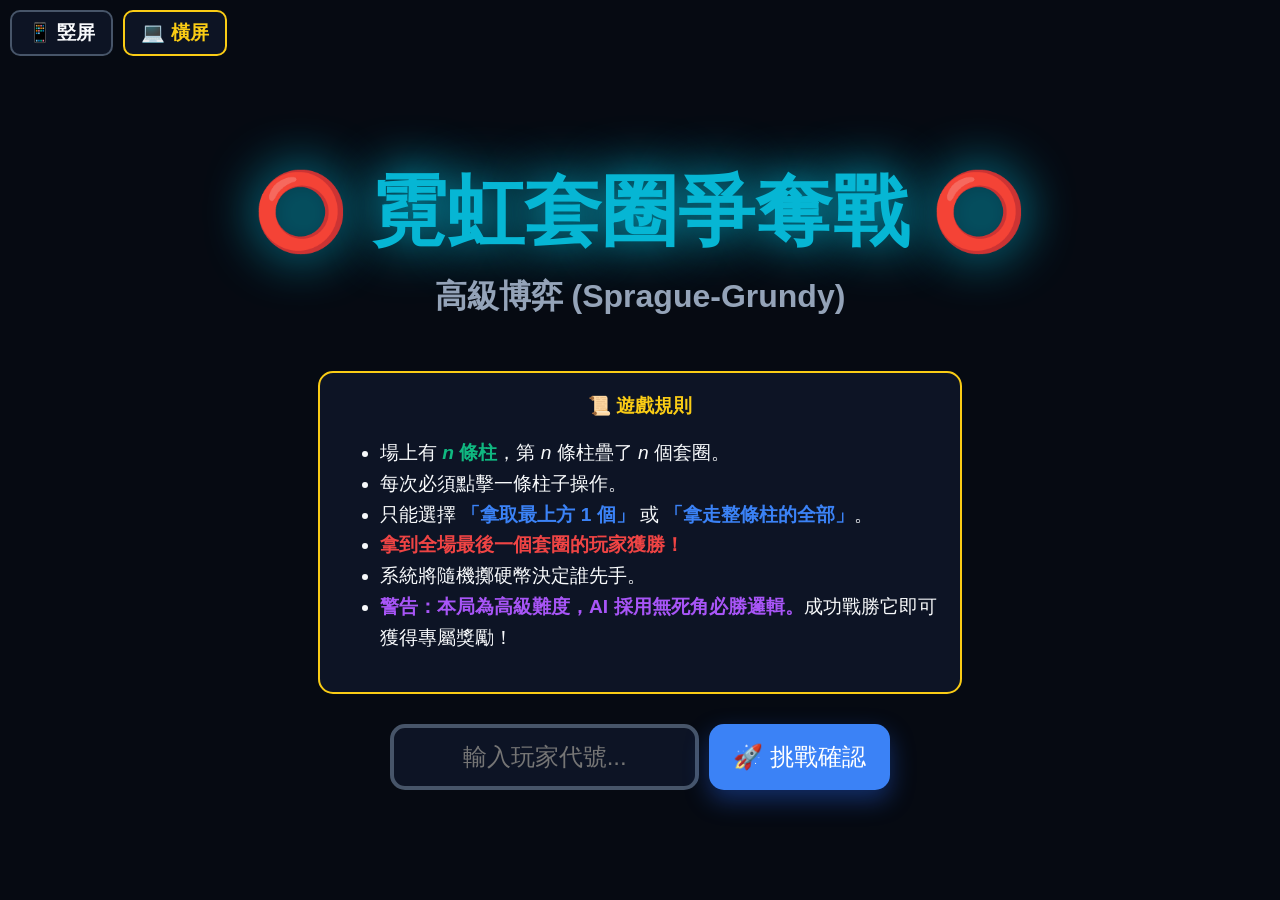
<file: games/4.html>
<!DOCTYPE html>
<html lang="zh-TW">
<head>
    <meta charset="UTF-8">
    <meta name="viewport" content="width=device-width, initial-scale=1.0, maximum-scale=1.0, user-scalable=no">
    <meta name="apple-mobile-web-app-capable" content="yes">
    <meta name="apple-mobile-web-app-status-bar-style" content="black-translucent">
    <meta name="apple-mobile-web-app-title" content="套圈博弈">
    
    <title>高級套圈博弈挑戰</title>

    <style>
        :root {
            --primary: #3B82F6; --success: #10B981; --danger: #EF4444;
            --dark: #030712; --light: #F8FAFC; --accent: #FACC15;
            --glowing-cyan: #06B6D4; --ai-color: #A855F7;
        }

        html { font-size: 16px; transition: background-color 0.3s ease-out; }
        html, body { margin: 0; padding: 0; width: 100%; height: 100%; overflow: hidden; }
        body { font-family: 'Segoe UI', sans-serif; background-color: var(--dark); color: var(--light); user-select: none; touch-action: none; }

        .game-wrapper { display: flex; width: 100%; height: 100%; overflow: hidden; }

        .geometry-pane { position: relative; flex: 2; height: 100%; border-right: 4px solid #334155; overflow: hidden; display: flex; flex-direction: column; box-sizing: border-box; cursor: crosshair;}
        .viz-layer { flex: 1; min-height: 0; width: 100%; position: relative; }

        #main-canvas, #particle-canvas, #ripple-canvas { position: absolute; top: 0; left: 0; width: 100%; height: 100%; z-index: 1; }
        #particle-canvas { z-index: 2; pointer-events: none; }
        #ripple-canvas { z-index: 3; pointer-events: none; }

        .q-floating-header { 
            position: absolute; top: 30px; left: 50%; transform: translateX(-50%);
            width: 95%; z-index: 10; display: flex; flex-direction: column; 
            align-items: center; pointer-events: none; 
        }
        
        .question-stem { 
            font-size: clamp(1.2rem, 2.5vw, 1.8rem); font-weight: bold; 
            background: rgba(15, 23, 42, 0.9); padding: 10px 30px; 
            border-radius: 12px; border: 2px solid #475569; 
            box-shadow: 0 4px 15px rgba(0,0,0,0.4); color: var(--accent); text-align: center;
        }
        
        .instruction-text { 
            font-size: clamp(1rem, 2vw, 1.3rem); color: var(--light); margin-top: 5px; 
            font-weight: bold; padding: 6px 20px; background: rgba(0,0,0,0.75); 
            border-radius: 8px; text-align: center;
        }

        .info-pane { flex: 1; height: 100%; background: radial-gradient(circle at top right, #1f2937 0%, #030712 100%); display: flex; flex-direction: column; padding: 3%; box-sizing: border-box; justify-content: flex-start; align-items: stretch; border-left: 2px solid #1f2937; z-index: 10; overflow-y: auto; }

        .info-card { background: rgba(255,255,255,0.03); border: 3px solid #334155; border-radius: 20px; padding: 20px; text-align: center; box-shadow: 0 10px 30px rgba(0,0,0,0.4); margin-bottom: 20px;}
        .player-info { font-size: clamp(1.2rem, 1.8vw, 1.8rem); color: var(--glowing-cyan); margin-bottom: 10px; font-weight: bold; }
        .rem-label { font-size: 1.2rem; color: #64748B; }
        
        .rem-box { font-size: clamp(3rem, 5vw, 5rem); color: var(--success); font-weight: bold; font-family: monospace; text-shadow: 0 0 20px rgba(16,185,129,0.5); margin: 10px 0;}
        .rem-box.ai-turn { color: var(--ai-color); text-shadow: 0 0 20px rgba(168,85,247,0.5); }

        .formula-zone { display: flex; flex-direction: column; align-items: center; justify-content: center; flex: 1; background: rgba(0,0,0,0.2); border-radius: 20px; border: 4px solid var(--primary); padding: 5%; box-shadow: 0 0 40px rgba(59, 130, 246, 0.2); transition: filter 0.3s; box-sizing: border-box; }
        .formula-zone.locked { filter: grayscale(100%) opacity(0.3); pointer-events: none;}
        .formula-title { font-size: clamp(1.3rem, 2.5vw, 2rem); color: #94A3B8; margin-top: 0; margin-bottom: 20px; letter-spacing: 2px;}

        .action-grid {
            display: grid;
            grid-template-columns: repeat(auto-fit, minmax(120px, 1fr));
            gap: 15px;
            width: 100%;
        }

        .take-btn {
            background: rgba(15, 23, 42, 0.8); border: 3px solid #475569; color: var(--light);
            padding: 15px 10px; border-radius: 12px; font-size: clamp(1.2rem, 2vw, 1.5rem);
            font-weight: bold; cursor: pointer; transition: all 0.2s;
            box-shadow: 0 4px 15px rgba(0,0,0,0.3);
        }
        .take-btn:hover { border-color: var(--primary); background: rgba(59, 130, 246, 0.2); transform: scale(1.05); }
        .take-btn:active { transform: scale(0.95); }

        @keyframes bgShake { 0% { transform: translate(0,0); } 20% { transform: translate(-15px, 10px) rotate(-1deg); } 40% { transform: translate(15px, -10px) rotate(1deg); } 60% { transform: translate(-15px, -10px) rotate(-1deg); } 80% { transform: translate(15px, 10px) rotate(1deg); } 100% { transform: translate(0,0); } }
        @keyframes pulseRank { from { transform: scale(1); } to { transform: scale(1.03); } }
        .main-error { animation: bgShake 0.35s ease-in-out both; border-right: 15px solid var(--danger) !important; box-shadow: inset 0 0 250px rgba(239,68,68,0.7) !important; }
        .main-success { border-right: 15px solid var(--success); box-shadow: inset 0 0 150px rgba(16,185,129,0.3); transition: all 0.3s; }

        .overlay { position: fixed; top: 0; left: 0; right: 0; bottom: 0; background: rgba(7, 11, 20, 0.95); display: flex; flex-direction: column; justify-content: center; align-items: center; z-index: 100; backdrop-filter: blur(10px); }
        .hidden { display: none !important; }

        .player-input { font-size: clamp(1rem, 2vw, 1.5rem); padding: 15px 20px; border-radius: 15px; border: 4px solid #475569; background: rgba(15,23,42,0.8); color: var(--light); text-align: center; outline: none; }
        .player-input:focus { border-color: var(--primary); box-shadow: 0 0 20px rgba(59, 130, 246, 0.5); }
        .mega-btn { font-size: clamp(1.2rem, 2.5vw, 1.5rem); padding: 12px 24px; background: var(--primary); color: white; border: none; border-radius: 15px; cursor: pointer; box-shadow: 0 10px 25px rgba(37, 99, 235, 0.4); transition: all 0.2s; white-space: nowrap; outline: none; }
        .mega-btn:hover, .mega-btn:active { transform: scale(1.05) translateY(-2px); background: #1D4ED8; }

        .ritual-text { position: absolute; font-size: clamp(3rem, 6vw, 6rem); font-weight: bold; font-style: italic; opacity: 0; z-index: 50; text-shadow: 0 0 30px rgba(0,0,0,0.9); pointer-events: none; }
        @keyframes flyUp { 0% { opacity: 1; transform: translateY(40px) scale(0.5); } 20% { opacity: 1; transform: translateY(0) scale(1.2); } 80% { opacity: 1; transform: translateY(-100px) scale(1); } 100% { opacity: 0; transform: translateY(-150px) scale(0.8); } }

        .fullscreen-btn { position: fixed; top: 10px; right: 10px; background: rgba(15, 23, 42, 0.8); border: 2px solid #475569; color: var(--light); padding: 8px 16px; border-radius: 10px; cursor: pointer; font-size: clamp(0.9rem, 1.5vw, 1.2rem); font-weight: bold; z-index: 1000; transition: all 0.2s; }
        .fullscreen-btn:hover { border-color: var(--accent); color: var(--accent); transform: scale(1.05); }

        .controls-top-left { position: fixed; top: 10px; left: 10px; z-index: 1000; display: flex; gap: 10px; }
        .layout-btn { background: rgba(15, 23, 42, 0.8); border: 2px solid #475569; color: var(--light); padding: 8px 16px; border-radius: 10px; cursor: pointer; font-size: clamp(0.9rem, 1.5vw, 1.2rem); font-weight: bold; transition: all 0.2s; }
        .layout-btn.active-layout { border-color: var(--accent); color: var(--accent); }

        @media (max-width: 1024px), (max-height: 650px) {
            .controls-top-left { top: 8px; left: 8px; gap: 6px; }
            .layout-btn, .fullscreen-btn { padding: 5px 10px; font-size: 0.85rem; border-radius: 8px; }
            .fullscreen-btn { top: 8px; right: 8px; }
            .q-floating-header { top: 44px; }
            .info-pane { padding: 44px 12px 10px; }
            .info-card { padding: 8px 10px; margin-bottom: 8px; border-radius: 14px; border-width: 2px; }
            .player-info { font-size: clamp(0.95rem, 1.6vw, 1.25rem); margin-bottom: 4px; }
            .rem-label { font-size: 0.85rem; }
            .rem-box { font-size: clamp(1.8rem, 3.6vw, 2.8rem); margin: 2px 0; }
            .formula-zone { padding: 8px 10px; border-radius: 14px; border-width: 3px; }
            .formula-title { font-size: clamp(1rem, 1.8vw, 1.35rem); margin-bottom: 6px; }
            .action-grid { gap: 8px; }
            .take-btn { padding: 10px 8px; font-size: clamp(1rem, 1.8vw, 1.3rem); border-width: 2px; }
        }

        .game-wrapper.portrait { flex-direction: column; }
        .game-wrapper.portrait .geometry-pane { flex: 1.4; border-right: none; border-bottom: 4px solid #334155; width: 100%; position: relative; }
        .game-wrapper.portrait .info-pane { flex: 1; border-left: none; width: 100%; padding: 10px 14px; overflow-y: auto; }
        .game-wrapper.portrait .q-floating-header { top: 44px; }
        .game-wrapper.portrait .question-stem { padding: 5px 18px; font-size: clamp(1rem, 2.2vw, 1.35rem); }
        .game-wrapper.portrait .instruction-text { padding: 4px 14px; font-size: clamp(0.85rem, 1.8vw, 1.05rem); margin-top: 4px; }
        .game-wrapper.portrait #stats-card {
            display: flex; flex-direction: row; align-items: center; justify-content: space-between;
            gap: 10px; padding: 6px 14px; margin: 0; border-radius: 0; border: none;
            border-top: 1px solid #334155; background: rgba(15, 23, 42, 0.92); box-shadow: none; flex-shrink: 0;
        }
        .game-wrapper.portrait #stats-card .player-info { margin: 0; font-size: clamp(0.95rem, 2vw, 1.2rem); text-align: left; }
        .game-wrapper.portrait #stats-card .rem-label { font-size: 0.85rem; margin-left: auto; }
        .game-wrapper.portrait #stats-card .rem-box { font-size: clamp(1.3rem, 3vw, 1.8rem); margin: 0; }
        .game-wrapper.portrait .formula-zone { padding: 8px 12px; }
        .game-wrapper.portrait .formula-title { margin-bottom: 6px; font-size: 1.05rem; }
        .game-wrapper.portrait .take-btn { padding: 10px 8px; font-size: clamp(1rem, 2vw, 1.25rem); }
    </style>
</head>
<body>

<div class="controls-top-left">
    <button id="btn-return" class="layout-btn hidden" style="background: rgba(239, 68, 68, 0.8); border-color: #B91C1C;" onclick="returnToMenu()">🏠 返回</button>
    <button id="btn-portrait" class="layout-btn" onclick="setLayout('portrait')">📱 竪屏</button>
    <button id="btn-landscape" class="layout-btn" onclick="setLayout('landscape')">💻 橫屏</button>
</div>

<div id="start-screen" class="overlay">
    <h1 style="font-size: clamp(2.5rem, 6vw, 5rem); margin-bottom: 0; text-shadow: 0 0 50px var(--glowing-cyan); color: var(--glowing-cyan); text-align: center;">⭕ 霓虹套圈爭奪戰 ⭕</h1>
    <p style="font-size: clamp(1.2rem, 2.5vw, 2rem); color: #94A3B8; margin-top: 10px; font-weight: bold; text-align: center;">高級博弈 (Sprague-Grundy)</p>

    <div style="background: rgba(15, 23, 42, 0.8); border: 2px solid var(--accent); border-radius: 15px; padding: 20px; margin-top: 20px; max-width: 600px; width: 85%; text-align: left; color: var(--light);">
        <h3 style="color: var(--accent); margin-top: 0; text-align: center;">📜 遊戲規則</h3>
        <ul style="font-size: clamp(1rem, 2vw, 1.2rem); line-height: 1.6;">
            <li>場上有 <strong style="color: var(--success);"><i>n</i> 條柱</strong>，第 <i>n</i> 條柱疊了 <i>n</i> 個套圈。</li>
            <li>每次必須點擊一條柱子操作。</li>
            <li>只能選擇 <strong style="color: var(--primary);">「拿取最上方 1 個」</strong> 或 <strong style="color: var(--primary);">「拿走整條柱的全部」</strong>。</li>
            <li><strong style="color: var(--danger);">拿到全場最後一個套圈的玩家獲勝！</strong></li>
            <li>系統將隨機擲硬幣決定誰先手。</li>
            <li><strong style="color: #A855F7;">警告：本局為高級難度，AI 採用無死角必勝邏輯。</strong>成功戰勝它即可獲得專屬獎勵！</li>
        </ul>
    </div>

    <div style="display: flex; flex-direction: row; justify-content: center; align-items: stretch; gap: 10px; margin-top: 30px; width: 85%; max-width: 500px; position: relative; z-index: 20;">
        <input type="text" id="player-name" class="player-input" placeholder="輸入玩家代號..." autocomplete="off" maxlength="12" style="flex: 1; width: 0; min-width: 100px;">
        <button class="mega-btn" ontouchstart="forceUnlockAudio()" onmousedown="forceUnlockAudio()" onclick="startGame()" style="margin: 0;">🚀 挑戰確認</button>
    </div>
</div>

<div class="game-wrapper hidden" id="main-wrapper">
    <div class="geometry-pane" id="geometry-pane">
        <div class="q-floating-header">
            <div class="question-stem" id="question-text">載入中...</div>
            <div class="instruction-text" id="instruction">點選一條柱子</div>
        </div>
        <div class="viz-layer" id="viz-layer">
            <canvas id="main-canvas"></canvas>
            <canvas id="particle-canvas"></canvas>
            <canvas id="ripple-canvas"></canvas>
        </div>
    </div>

    <div class="info-pane" id="right-pane">
        <div class="info-card" id="stats-card">
            <div class="player-info" id="turn-display">輪到誰？</div>
            <div class="rem-label">剩餘套圈</div>
            <div class="rem-box" id="rem-display">0</div>
        </div>

        <div class="formula-zone" id="formula-zone">
            <h3 class="formula-title">執行動作</h3>
            <div id="selection-hint" style="color: var(--accent); margin-bottom: 15px; font-weight: bold;">請先點擊畫面中的柱子</div>
            <div class="action-grid" id="action-grid">
                <!-- 按鈕會由 JS 動態生成 -->
            </div>
        </div>
    </div>
</div>

<button id="fullscreen-toggle" class="fullscreen-btn hidden" onclick="toggleFullScreen()">退出全屏 ⛶</button>

<script>
    // ==========================================
    // 音效與視覺特效引擎 (繼承自原版)
    // ==========================================
    const SoundManager = {
        ctx: null, _sfxGain: null, _bgmGain: null, _bgmTimer: null, _bgmBeat: 0,
        init() {
            if (!this.ctx) {
                const AC = window.AudioContext || window.webkitAudioContext || window.mozAudioContext;
                try { if (AC) this.ctx = new AC(); } catch (e) { this.ctx = null; }
            }
            if (!this.ctx) return;
            if (this.ctx.state === 'suspended') this.ctx.resume().catch(function () {});
            if (!this._sfxGain) { this._sfxGain = this.ctx.createGain(); this._sfxGain.gain.value = 0.8; this._sfxGain.connect(this.ctx.destination); }
            if (!this._bgmGain) { this._bgmGain = this.ctx.createGain(); this._bgmGain.gain.value = 0.15; this._bgmGain.connect(this.ctx.destination); }
        },
        _connectToSFX(fromNode) {
            if (!this.ctx || !this._sfxGain) return;
            fromNode.connect(this._sfxGain);
        },
        startBGM() {
            this.init(); if (!this.ctx || this._bgmTimer != null) return;
            const self = this; const ac = this.ctx; const chords = [[130.81, 164.81, 196.0], [116.54, 146.83, 174.61], [98.0, 123.47, 146.83], [110.0, 138.59, 164.81]];
            this._bgmBeat = 0;
            this._bgmTimer = setInterval(function () {
                if (gameState === 'GAMEOVER') { self.stopBGM(); return; }
                const t = ac.currentTime; const beat = self._bgmBeat++; const chord = chords[Math.floor(beat / 8) % chords.length];
                if (beat % 2 === 0) {
                    const o = ac.createOscillator(); const g = ac.createGain(); const filt = ac.createBiquadFilter();
                    filt.type = 'lowpass'; filt.frequency.setValueAtTime(300, t); o.type = 'triangle'; o.frequency.setValueAtTime(chord[0] * 0.5, t);
                    o.connect(filt); filt.connect(g); g.connect(self._bgmGain); g.gain.setValueAtTime(0.1, t); g.gain.exponentialRampToValueAtTime(0.001, t + 0.22);
                    o.start(t); o.stop(t + 0.23);
                }
            }, 350);
        },
        stopBGM() { if (this._bgmTimer != null) { clearInterval(this._bgmTimer); this._bgmTimer = null; } },
        play(type) {
            this.init(); if (!this.ctx) return;
            const ac = this.ctx; const t = ac.currentTime;
            function layerChord(freqs, types, vol, dur) {
                const t0 = ac.currentTime;
                freqs.forEach(function (f, i) {
                    const o = ac.createOscillator(); const g = ac.createGain(); o.type = types[i] || 'sine'; o.frequency.setValueAtTime(f, t0);
                    o.connect(g); g.connect(SoundManager._sfxGain);
                    g.gain.setValueAtTime(0, t0); g.gain.linearRampToValueAtTime(vol * (0.35 + i * 0.15), t0 + 0.03); g.gain.exponentialRampToValueAtTime(0.001, t0 + dur);
                    o.start(t0); o.stop(t0 + dur + 0.05);
                });
            }
            switch (type) {
                case 'start': layerChord([261.63, 329.63, 392.0, 523.25], ['sine', 'triangle', 'sine', 'triangle'], 0.1, 0.55); break;
                case 'take': layerChord([523.25, 659.25], ['triangle', 'sine'], 0.1, 0.2); break;
                case 'ai_take': layerChord([392, 311.13], ['square', 'sine'], 0.08, 0.3); break;
                case 'success': layerChord([392, 493.88, 587.33, 698.46, 783.99], ['sine', 'triangle', 'sine', 'triangle', 'sine'], 0.12, 0.8); break;
                case 'gameover': { const o = ac.createOscillator(); const g = ac.createGain(); o.type = 'sawtooth'; o.frequency.setValueAtTime(200, t); o.frequency.exponentialRampToValueAtTime(40, t + 1.0); g.gain.setValueAtTime(0.15, t); g.gain.linearRampToValueAtTime(0, t + 1.1); o.connect(g); this._connectToSFX(g, 0); o.start(t); o.stop(t + 1.1); break; }
                case 'select': layerChord([440], ['sine'], 0.1, 0.1); break;
            }
        }
    };

    let particles = []; let ripples = [];
    function createExplosion(x, y, color) { for (let i = 0; i < 25; i++) { particles.push({ x: x, y: y, vx: (Math.random() - 0.5) * 20, vy: (Math.random() - 0.5) * 20 - 5, radius: Math.random() * 6 + 2, color: color, alpha: 1, decay: Math.random() * 0.03 + 0.02 }); } }
    function animateParticles() { pCtx.clearRect(0, 0, pCanvas.width, pCanvas.height); for (let i = particles.length - 1; i >= 0; i--) { let p = particles[i]; p.x += p.vx; p.y += p.vy; p.vy += 0.8; p.alpha -= p.decay; if (p.alpha <= 0) { particles.splice(i, 1); continue; } pCtx.globalAlpha = p.alpha; pCtx.fillStyle = p.color; pCtx.beginPath(); pCtx.arc(p.x, p.y, p.radius, 0, Math.PI * 2); pCtx.fill(); } pCtx.globalAlpha = 1; requestAnimationFrame(animateParticles); }
    function createRipple(x, y) { ripples.push({ x: x, y: y, radius: 0, alpha: 0.6 }); }
    function animateRipples() { rCtx.clearRect(0, 0, rCanvas.width, rCanvas.height); for (let i = ripples.length - 1; i >= 0; i--) { let r = ripples[i]; r.radius += 6; r.alpha -= 0.04; if (r.alpha <= 0) { ripples.splice(i, 1); continue; } rCtx.globalAlpha = r.alpha; rCtx.strokeStyle = "#06B6D4"; rCtx.lineWidth = 3; rCtx.beginPath(); rCtx.arc(r.x, r.y, r.radius, 0, Math.PI * 2); rCtx.stroke(); } rCtx.globalAlpha = 1; requestAnimationFrame(animateRipples); }
    function getCanvasCoords(clientX, clientY) { const rect = canvas.getBoundingClientRect(); return { x: clientX - rect.left, y: clientY - rect.top }; }

    // ==========================================
    // 遊戲核心邏輯 (Rings Nim Game)
    // ==========================================
    let gameState = "MENU", currentPlayer = "挑戰者";
    let numPillars = 0, columns = [], selectedCol = -1;
    let currentTurn = ""; 
    let ctx, canvas, pCtx, pCanvas, rCtx, rCanvas;

    function roundRectPath(c, x, y, w, h, r) {
        const radius = Math.max(0, Math.min(r || 0, Math.abs(w) / 2, Math.abs(h) / 2));
        c.beginPath();
        c.moveTo(x + radius, y);
        c.lineTo(x + w - radius, y);
        c.quadraticCurveTo(x + w, y, x + w, y + radius);
        c.lineTo(x + w, y + h - radius);
        c.quadraticCurveTo(x + w, y + h, x + w - radius, y + h);
        c.lineTo(x + radius, y + h);
        c.quadraticCurveTo(x, y + h, x, y + h - radius);
        c.lineTo(x, y + radius);
        c.quadraticCurveTo(x, y, x + radius, y);
        c.closePath();
    }

    let roundId = 0, aiTimerId = null, endTimerId = null, errorFlashTimerId = null;
    function clearAllTimers() {
        if (aiTimerId !== null) { clearTimeout(aiTimerId); aiTimerId = null; }
        if (endTimerId !== null) { clearTimeout(endTimerId); endTimerId = null; }
        if (errorFlashTimerId !== null) { clearTimeout(errorFlashTimerId); errorFlashTimerId = null; }
    }

    function initSystem() {
        canvas = document.getElementById('main-canvas'); ctx = canvas.getContext('2d'); 
        pCanvas = document.getElementById('particle-canvas'); pCtx = pCanvas.getContext('2d'); 
        rCanvas = document.getElementById('ripple-canvas'); rCtx = rCanvas.getContext('2d');
        window.addEventListener('resize', () => { adaptCanvas(); checkDeviceLayout(); }); 
        checkDeviceLayout(); adaptCanvas();
        requestAnimationFrame(animateParticles); requestAnimationFrame(animateRipples);
        document.getElementById('player-name').addEventListener('keypress', function (e) { if (e.key === 'Enter') startGame(); });

        canvas.addEventListener('pointerup', onPointerUp);
    }

    function checkDeviceLayout() { 
        const isPortrait = window.innerHeight > window.innerWidth; 
        setLayout(isPortrait ? 'portrait' : 'landscape'); 
    }

    function setLayout(mode) {
        const wrapper = document.getElementById('main-wrapper');
        const btnP = document.getElementById('btn-portrait');
        const btnL = document.getElementById('btn-landscape');
        const statsCard = document.getElementById('stats-card');
        const rightPane = document.getElementById('right-pane');
        const geoPane = document.getElementById('geometry-pane');

        if(mode === 'portrait') {
            wrapper.classList.add('portrait');
            btnP.classList.add('active-layout'); btnL.classList.remove('active-layout');
            if(statsCard && geoPane) geoPane.appendChild(statsCard);
        } else {
            wrapper.classList.remove('portrait');
            btnL.classList.add('active-layout'); btnP.classList.remove('active-layout');
            if(statsCard && rightPane) rightPane.insertBefore(statsCard, rightPane.firstChild);
        }
        setTimeout(adaptCanvas, 50);
    }

    function enterFullScreen() { try { const elem = document.documentElement; if (elem.requestFullscreen) { let p = elem.requestFullscreen(); if(p) p.catch(()=>{}); } } catch (e) {} }
    function exitFullScreen() { try { if (document.exitFullscreen) document.exitFullscreen(); } catch (e) {} }
    function toggleFullScreen() { if (!document.fullscreenElement) enterFullScreen(); else exitFullScreen(); }
    document.addEventListener('fullscreenchange', () => {
        const btn = document.getElementById('fullscreen-toggle'); if(!btn) return;
        btn.innerText = !document.fullscreenElement ? "進入全屏 ⛶" : "退出全屏 ⛶";
    });

    window.forceUnlockAudio = function() {
        SoundManager.init(); if (!SoundManager.ctx) return;
        if (SoundManager.ctx.state === 'suspended') SoundManager.ctx.resume().catch(()=>{});
        const buffer = SoundManager.ctx.createBuffer(1, 1, 22050); const source = SoundManager.ctx.createBufferSource(); source.buffer = buffer; source.connect(SoundManager.ctx.destination); source.start(0);
    };

    function adaptCanvas() {
        const viz = document.getElementById('viz-layer') || document.getElementById('geometry-pane');
        if(!viz) return;
        let cw = viz.clientWidth; let ch = viz.clientHeight; if (cw === 0 || ch === 0) return;
        canvas.width = cw; canvas.height = ch; pCanvas.width = cw; pCanvas.height = ch; rCanvas.width = cw; rCanvas.height = ch;
        if(gameState === "PLAYING") {
            drawScene();
        }
    }

    function showFloatingText(text, color) { 
        const el = document.createElement('div'); el.className = 'ritual-text'; el.innerText = text; el.style.color = color; 
        el.style.left = '50%'; el.style.top = '40%'; el.style.transform = 'translate(-50%, -50%)'; el.style.animation = 'flyUp 1s ease-out forwards'; 
        document.getElementById('geometry-pane').appendChild(el); setTimeout(() => el.remove(), 1000); 
    }

    function startGame() {
        roundId++;
        clearAllTimers();
        const myRound = roundId;
        const gp = document.getElementById("geometry-pane"); if (gp) gp.classList.remove("main-error");

        try { SoundManager.init(); SoundManager.play('start'); SoundManager.startBGM(); } catch (e) {}
        enterFullScreen(); document.getElementById('fullscreen-toggle').classList.remove('hidden'); document.getElementById('btn-return').classList.remove('hidden'); 
        
        const nameInput = document.getElementById('player-name').value.trim(); 
        currentPlayer = nameInput !== "" ? nameInput : "挑戰者";

        document.getElementById("start-screen").classList.add("hidden"); 
        document.getElementById("main-wrapper").classList.remove("hidden");
        const goScreen = document.getElementById("game-over-screen"); if(goScreen) goScreen.remove();
        
        gameState = "PLAYING";
        _roundStartTs = Date.now();
        
        // 隨機生成 5~7 條柱
        numPillars = Math.floor(Math.random() * 3) + 5; 
        columns = [];
        for (let i = 1; i <= numPillars; i++) {
            columns.push(i);
        }
        
        selectedCol = -1;
        currentTurn = Math.random() > 0.5 ? "player" : "ai";

        document.getElementById("question-text").innerText = `共有 ${numPillars} 條柱子`;
        
        adaptCanvas();
        updateUI();
        
        if (currentTurn === "ai") {
            aiTimerId = setTimeout(() => {
                aiTimerId = null;
                if (myRound !== roundId || gameState !== "PLAYING") return;
                aiLogic();
            }, 1500);
        }
    }

    function buildActionButtons() {
        const grid = document.getElementById("action-grid");
        const hint = document.getElementById("selection-hint");
        grid.innerHTML = "";
        
        if (currentTurn !== "player" || selectedCol === -1 || columns[selectedCol] === 0) {
            hint.style.display = "block";
            if(currentTurn === "ai") hint.innerText = "等待 AI 操作...";
            else if (selectedCol === -1) hint.innerText = "請先點擊畫面中要操作的柱子";
            else hint.innerText = "這根柱子已經空了";
            return;
        }

        hint.style.display = "none";
        
        // 按鈕: 拿 1 個
        const btnOne = document.createElement("button");
        btnOne.className = "take-btn";
        btnOne.innerText = "拿 1 個";
        btnOne.onclick = () => executeTake(selectedCol, 'one', true);
        grid.appendChild(btnOne);

        // 如果柱子大於1個，才顯示全拿
        if (columns[selectedCol] > 1) {
            const btnAll = document.createElement("button");
            btnAll.className = "take-btn";
            btnAll.innerText = "全部拿走";
            btnAll.style.background = "rgba(16, 185, 129, 0.2)";
            btnAll.style.borderColor = "var(--success)";
            btnAll.onclick = () => executeTake(selectedCol, 'all', true);
            grid.appendChild(btnAll);
        }
    }

    function updateUI() {
        const remDisplay = document.getElementById("rem-display");
        let totalRemaining = columns.reduce((a, b) => a + b, 0);
        remDisplay.innerText = totalRemaining;
        
        const turnDisplay = document.getElementById("turn-display");
        const fZone = document.getElementById("formula-zone");

        if (currentTurn === "player") {
            turnDisplay.innerText = `🟢 輪到你了，${currentPlayer}！`;
            turnDisplay.style.color = "var(--success)";
            remDisplay.className = "rem-box";
            fZone.classList.remove("locked");
        } else {
            turnDisplay.innerText = `🟣 AI 思考中...`;
            turnDisplay.style.color = "var(--ai-color)";
            remDisplay.className = "rem-box ai-turn";
            fZone.classList.add("locked");
            selectedCol = -1; // AI 回合取消玩家選取
        }
        
        buildActionButtons();
        drawScene();
    }

    function getSceneMetrics() {
        const W = canvas.width || 600;
        const H = canvas.height || 400;
        const hdr = document.querySelector('#geometry-pane .q-floating-header');
        const groundY = H * 0.86;
        const headerClearance = hdr ? Math.min(groundY - 48, hdr.offsetTop + hdr.offsetHeight + 8) : Math.min(groundY - 48, 110);
        const sideMargin = Math.max(24, W * 0.08);
        const usableW = Math.max(120, W - 2 * sideMargin);
        const spacingX = numPillars > 1 ? usableW / (numPillars - 1) : usableW;
        const ringW = Math.max(24, Math.min(60, spacingX * 0.80));
        const padX = (W - spacingX * Math.max(0, numPillars - 1)) / 2;
        const platOverhang = Math.min(40, Math.max(12, padX - 8));
        const platformLeft = Math.max(4, padX - platOverhang);
        const platformRight = Math.min(W - 4, padX + Math.max(0, numPillars - 1) * spacingX + platOverhang);
        const platformW = Math.max(40, platformRight - platformLeft);
        const availH = Math.max(40, groundY - headerClearance);
        const pillarH = Math.max(30, Math.min(300, availH, groundY - 8));
        const pillarTopY = groundY - pillarH;
        const maxRings = Math.max(numPillars, 1);
        const ringStepY = Math.min(35, (pillarH - 16) / maxRings);
        const ringH = Math.max(10, Math.min(24, ringStepY * 0.78));
        return { W, H, padX, spacingX, ringW, ringH, ringStepY, platformLeft, platformW, groundY, pillarH, pillarTopY };
    }

    // 計算特定套圈的精確物理座標，以供爆炸特效使用
    function getRingCoords(colIdx, ringIdx, metrics) {
        const m = metrics || getSceneMetrics();
        const px = m.padX + colIdx * m.spacingX;
        const ry = m.groundY - (m.ringH * 0.5 + 8) - ringIdx * m.ringStepY;
        return {x: px, y: ry};
    }

    function drawScene() {
        ctx.clearRect(0, 0, canvas.width, canvas.height);
        const m = getSceneMetrics();

        // 底座
        ctx.fillStyle = "#1e293b";
        roundRectPath(ctx, m.platformLeft, m.groundY, m.platformW, 20, 10);
        ctx.fill();

        for (let i = 0; i < numPillars; i++) {
            let px = m.padX + i * m.spacingX;
            
            // 選取高光
            if (i === selectedCol) {
                const boxLeft = Math.max(2, px - m.spacingX * 0.4);
                const boxRight = Math.min(m.W - 2, px + m.spacingX * 0.4);
                const boxTop = Math.max(4, m.pillarTopY - 10);
                const boxH = Math.max(10, m.groundY - boxTop - 2);
                ctx.fillStyle = "rgba(250, 204, 21, 0.15)";
                ctx.fillRect(boxLeft, boxTop, Math.max(10, boxRight - boxLeft), boxH);
                ctx.strokeStyle = "rgba(250, 204, 21, 0.5)";
                ctx.lineWidth = 2;
                ctx.strokeRect(boxLeft, boxTop, Math.max(10, boxRight - boxLeft), boxH);
            }

            // 柱子
            ctx.fillStyle = "#334155";
            roundRectPath(ctx, px - 6, m.pillarTopY, 12, m.pillarH, 6);
            ctx.fill();

            // 套圈 (由下往上疊)
            for (let r = 0; r < columns[i]; r++) {
                let coords = getRingCoords(i, r, m);
                ctx.fillStyle = `hsl(${(i * 30 + r * 15) % 360}, 90%, 65%)`;
                
                roundRectPath(ctx, coords.x - m.ringW / 2, coords.y - m.ringH / 2, m.ringW, m.ringH, m.ringH / 2);
                ctx.shadowColor = ctx.fillStyle;
                ctx.shadowBlur = 10;
                ctx.fill();
                ctx.shadowBlur = 0;

                // 立體高光
                const sheenW = Math.max(12, m.ringW * 0.66);
                const sheenH = Math.max(3, m.ringH * 0.25);
                roundRectPath(ctx, coords.x - sheenW / 2, coords.y - m.ringH * 0.25, sheenW, sheenH, sheenH / 2);
                ctx.fillStyle = "rgba(255,255,255,0.4)";
                ctx.fill();
            }
        }
    }

    function onPointerUp(e) {
        if (e.target !== canvas) return;
        if (gameState !== "PLAYING" || currentTurn !== "player") return;
        const pos = getCanvasCoords(e.clientX, e.clientY);
        const m = getSceneMetrics();
        if (pos.x < 0 || pos.x > m.W || pos.y < m.pillarTopY - 20 || pos.y > m.groundY + 28) return;
        
        // 判斷點擊了哪一條柱子 (放寬點擊區域)
        let clickedCol = -1;
        for (let i = 0; i < numPillars; i++) {
            let px = m.padX + i * m.spacingX;
            if (Math.abs(pos.x - px) < m.spacingX * 0.45) {
                clickedCol = i;
                break;
            }
        }

        if (clickedCol !== -1 && columns[clickedCol] > 0) {
            selectedCol = clickedCol;
            createRipple(pos.x, pos.y);
            try{ SoundManager.play('select'); }catch(err){}
            updateUI();
        }
    }

    function executeTake(colIdx, type, isPlayer) {
        if(gameState !== "PLAYING") return;
        const myRound = roundId;
        
        let ringsCount = columns[colIdx];
        let takeCount = (type === 'one') ? 1 : ringsCount;
        let color = isPlayer ? '#10B981' : '#A855F7';
        const m = getSceneMetrics();

        // 特效處理：找出被拿走的套圈座標
        for(let k = 0; k < takeCount; k++) {
            let removedRingIdx = ringsCount - 1 - k; // 從最上面開始拿
            let coords = getRingCoords(colIdx, removedRingIdx, m);
            createExplosion(coords.x, coords.y, color);
        }

        columns[colIdx] -= takeCount;
        selectedCol = -1; // 操作後取消選取

        if(isPlayer) {
            try{ SoundManager.play('take'); }catch(e){}
            showFloatingText(`-${takeCount}`, '#10B981');
        } else {
            try{ SoundManager.play('ai_take'); }catch(e){}
            showFloatingText(`AI 拿走 ${takeCount} 個`, '#A855F7');
            const geometryPane = document.getElementById("geometry-pane"); 
            geometryPane.classList.add("main-error"); 
            if (errorFlashTimerId !== null) clearTimeout(errorFlashTimerId);
            errorFlashTimerId = setTimeout(() => {
                errorFlashTimerId = null;
                geometryPane.classList.remove("main-error");
            }, 300);
        }

        let totalRemaining = columns.reduce((a, b) => a + b, 0);

        if (totalRemaining <= 0) {
            updateUI();
            endTimerId = setTimeout(() => {
                endTimerId = null;
                if (myRound !== roundId || gameState !== "PLAYING") return;
                endGame(isPlayer ? "player" : "ai");
            }, 800);
        } else {
            currentTurn = isPlayer ? "ai" : "player";
            updateUI();
            if (currentTurn === "ai") {
                aiTimerId = setTimeout(() => {
                    aiTimerId = null;
                    if (myRound !== roundId || gameState !== "PLAYING") return;
                    aiLogic();
                }, Math.random() * 1000 + 800);
            }
        }
    }

    // ------------------------------------------
    // SG 定理：完美 AI 運算核心
    // ------------------------------------------
    function getGrundy(x) {
        // 從數量 x，可以轉移到 x-1 (拿1個)，或轉移到 0 (拿全部)
        if (x === 0) return 0;
        return (x % 2 !== 0) ? 1 : 2;
    }

    function aiLogic() {
        if(gameState !== "PLAYING") return;
        
        let nimSum = 0;
        for (let x of columns) {
            nimSum ^= getGrundy(x);
        }

        let moveFound = false;

        // 如果處於必勝態 (nimSum != 0)，找出必勝轉移
        if (nimSum !== 0) {
            for (let i = 0; i < numPillars; i++) {
                if (columns[i] === 0) continue;
                
                let currentG = getGrundy(columns[i]);
                
                // 測試動作 1：拿走 1 個 (轉移至 columns[i]-1)
                let gAfterOne = getGrundy(columns[i] - 1);
                if ((nimSum ^ currentG ^ gAfterOne) === 0) {
                    executeTake(i, 'one', false);
                    moveFound = true; 
                    break;
                }
                
                // 測試動作 2：拿走全部 (轉移至 0)
                let gAfterAll = getGrundy(0);
                if ((nimSum ^ currentG ^ gAfterAll) === 0) {
                    executeTake(i, 'all', false);
                    moveFound = true; 
                    break;
                }
            }
        }

        // 如果處於必敗態 (nimSum == 0) 或沒找到 (理論上不可能)，則隨機拿
        if (!moveFound) {
            let validCols = [];
            for (let i = 0; i < numPillars; i++) {
                if (columns[i] > 0) validCols.push(i);
            }
            let randomCol = validCols[Math.floor(Math.random() * validCols.length)];
            let type = (columns[randomCol] > 1 && Math.random() > 0.5) ? 'all' : 'one';
            executeTake(randomCol, type, false);
        }
    }

    function returnToMenu() {
        roundId++;
        clearAllTimers();
        try { SoundManager.stopBGM(); } catch(e) {} 
        gameState = "MENU";
        document.getElementById("btn-return").classList.add("hidden"); 
        document.getElementById('fullscreen-toggle').classList.add('hidden');
        document.getElementById("main-wrapper").classList.add("hidden");
        document.getElementById("start-screen").classList.remove("hidden");
        
        const goScreen = document.getElementById("game-over-screen");
        if(goScreen) goScreen.remove();
        if (document.fullscreenElement) exitFullScreen();
    }

    let _roundStartTs = Date.now();
    function endGame(winner) {
        roundId++;
        clearAllTimers();
        try { SoundManager.stopBGM(); } catch(e){} 
        gameState = "GAMEOVER";
        document.getElementById('btn-return').classList.add('hidden');
        try { if (window.GameBridge) window.GameBridge.report({ gameId: 'ring-nim', win: winner === 'player', durationMs: Date.now() - _roundStartTs, skipDurationRecord: window.parent !== window }); } catch(e){}

        let title, subtitle, rewardHTML = "";

        if (winner === "player") {
            try { SoundManager.play('success'); } catch(e){} 
            title = `<h1 style="font-size: clamp(3rem, 6vw, 6rem); margin-bottom: 10px; color: var(--success); text-shadow: 0 0 50px rgba(16,185,129,0.8);">VICTORY!</h1>`;
            subtitle = `<div style="font-size: clamp(1.5rem, 3vw, 3rem); margin: 10px 0 20px 0; color: #F8FAFC;">你成功破解了完美 AI 的邏輯！</div>`;
            rewardHTML = `
            <div style="background: rgba(16, 185, 129, 0.2); border: 2px solid #10B981; border-radius: 15px; padding: 25px; margin: 20px 0; animation: pulseRank 1s infinite alternate; max-width: 600px; width: 90%;">
                <h2 style="color: #10B981; font-size: clamp(1.8rem, 4vw, 3rem); margin: 0; text-shadow: 0 0 15px rgba(16,185,129,0.8);">🎁 隱藏獎勵解鎖 🎁</h2>
                <p style="color: white; font-size: clamp(1.2rem, 2vw, 1.8rem); margin: 10px 0 0 0; font-weight: bold;">唯有超越演算法的運算，才能獲得此殊榮！</p>
            </div>`;
        } else {
            try { SoundManager.play('gameover'); } catch(e){} 
            title = `<h1 style="font-size: clamp(3rem, 6vw, 6rem); margin-bottom: 10px; color: var(--danger); text-shadow: 0 0 50px rgba(239,68,68,0.8);">DEFEAT</h1>`;
            subtitle = `<div style="font-size: clamp(1.5rem, 3vw, 3rem); margin: 10px 0 20px 0; color: #94A3B8;">AI 無情地帶走了最後一個套圈...</div>`;
        }

        const endScreen = document.createElement('div'); 
        endScreen.id = "game-over-screen";
        endScreen.className = "overlay";
        endScreen.innerHTML = `
        ${title}
        ${subtitle}
        ${rewardHTML}
        <button class="mega-btn" onclick="returnToMenu()" style="margin-top: 30px; background: #475569;">🏠 返回主選單</button>
        <button class="mega-btn" onclick="startGame()" style="margin-top: 15px;">🔄 再次挑戰</button>`;
        
        document.body.appendChild(endScreen); 
        createExplosion(window.innerWidth/2, window.innerHeight/3, winner === 'player' ? '#10B981' : '#EF4444');
    }

    initSystem();
</script>
<script src="../core/config.js"></script>
<script src="../core/bonus.js"></script>
</body>
</html>
</file>
